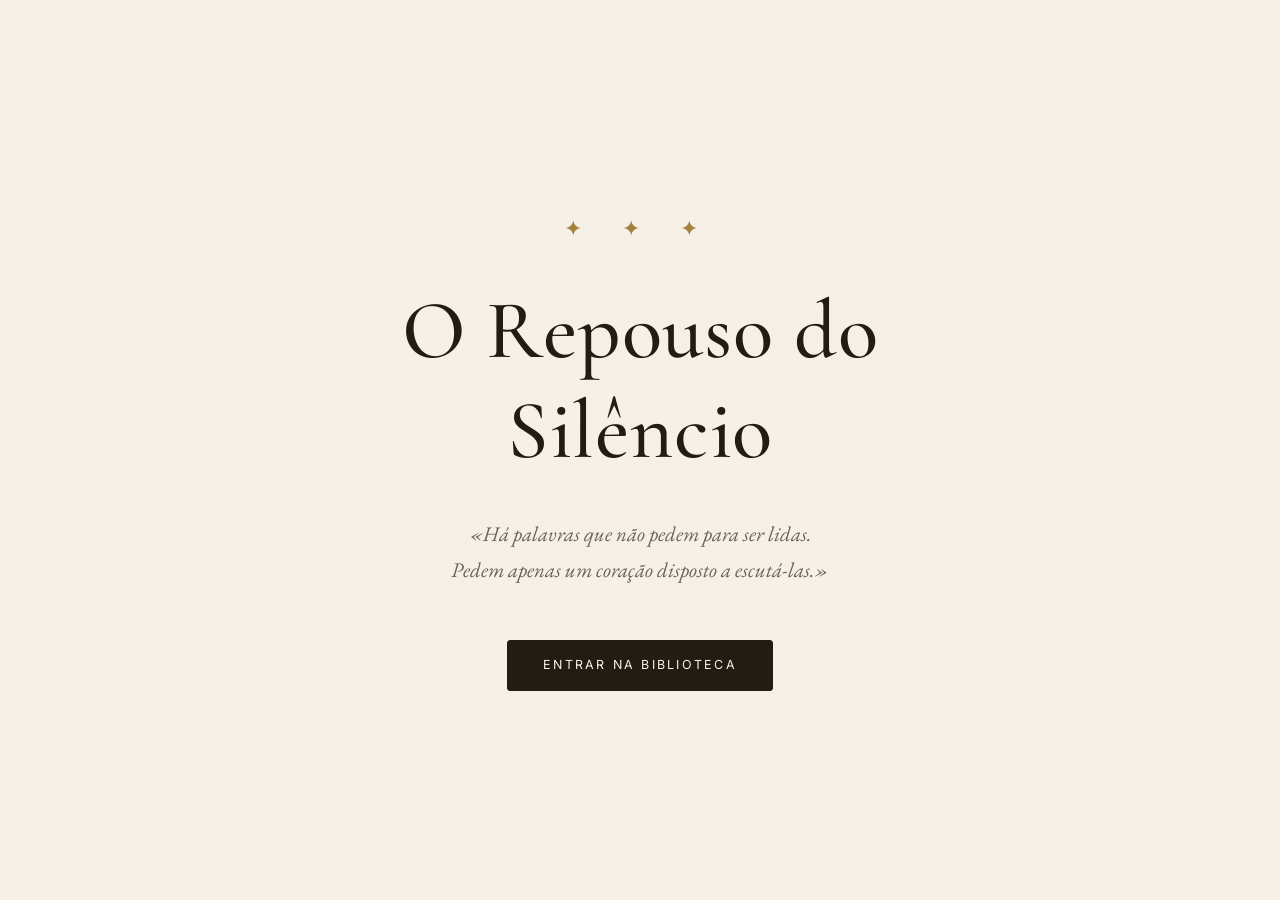
<file: index.html>
<!DOCTYPE html>
<html lang="pt">
<head>
  <meta charset="UTF-8">
  <meta name="viewport" content="width=device-width, initial-scale=1.0">
  <title>O Repouso do Silêncio — Poemas para desacelerar</title>
  <meta name="description" content="Um refúgio de poesia. Poemas sobre amor, esperança, fé, saudade e silêncio, para ler devagar.">

  <!-- Tipografia -->
  <link rel="preconnect" href="https://fonts.googleapis.com">
  <link rel="preconnect" href="https://fonts.gstatic.com" crossorigin>
  <link href="https://fonts.googleapis.com/css2?family=Cormorant+Garamond:ital,wght@0,400;0,500;0,600;1,400;1,500&family=EB+Garamond:ital@0;1&family=Inter:wght@400;500&display=swap" rel="stylesheet">

  <link rel="stylesheet" href="css/style.css">

  <!-- Aplica o tema (claro/escuro) antes de a página desenhar, para não piscar -->
  <script>
    (function () {
      var tema = localStorage.getItem("tema") ||
        (window.matchMedia("(prefers-color-scheme: dark)").matches ? "escuro" : "claro");
      document.documentElement.setAttribute("data-theme", tema);
    })();
  </script>
</head>
<body>

  <!-- ================= CAPA ================= -->
  <main class="capa">
    <p class="capa-ornamento" aria-hidden="true">✦ ✦ ✦</p>

    <h1 class="capa-titulo">O Repouso do Silêncio</h1>

    <p class="capa-frase">
      «Há palavras que não pedem para ser lidas.<br>
      Pedem apenas um coração disposto a escutá-las.»
    </p>

    <!-- O botão desvanece a página antes de abrir a biblioteca (js/script.js) -->
    <a href="biblioteca.html" id="botaoEntrar" class="botao capa-botao">Entrar na Biblioteca</a>
  </main>

  <script src="js/script.js"></script>
</body>
</html>
</file>
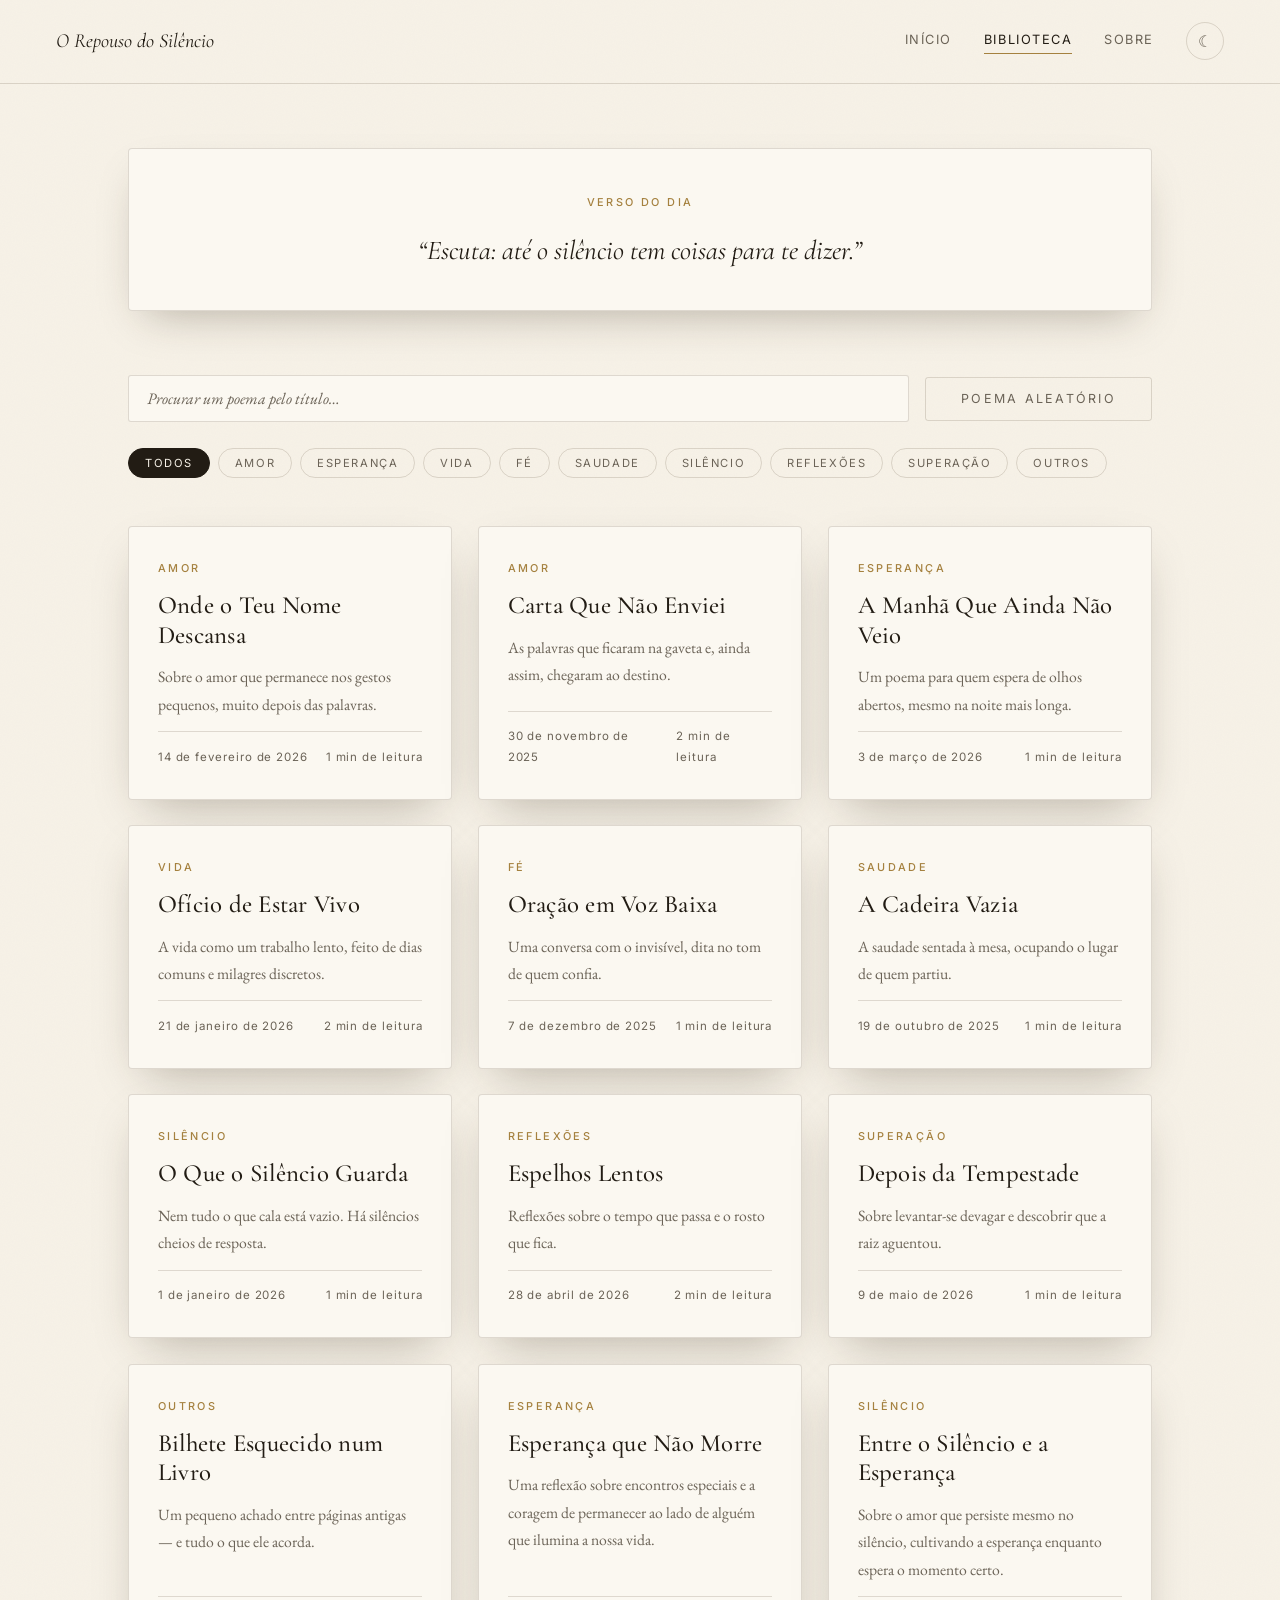
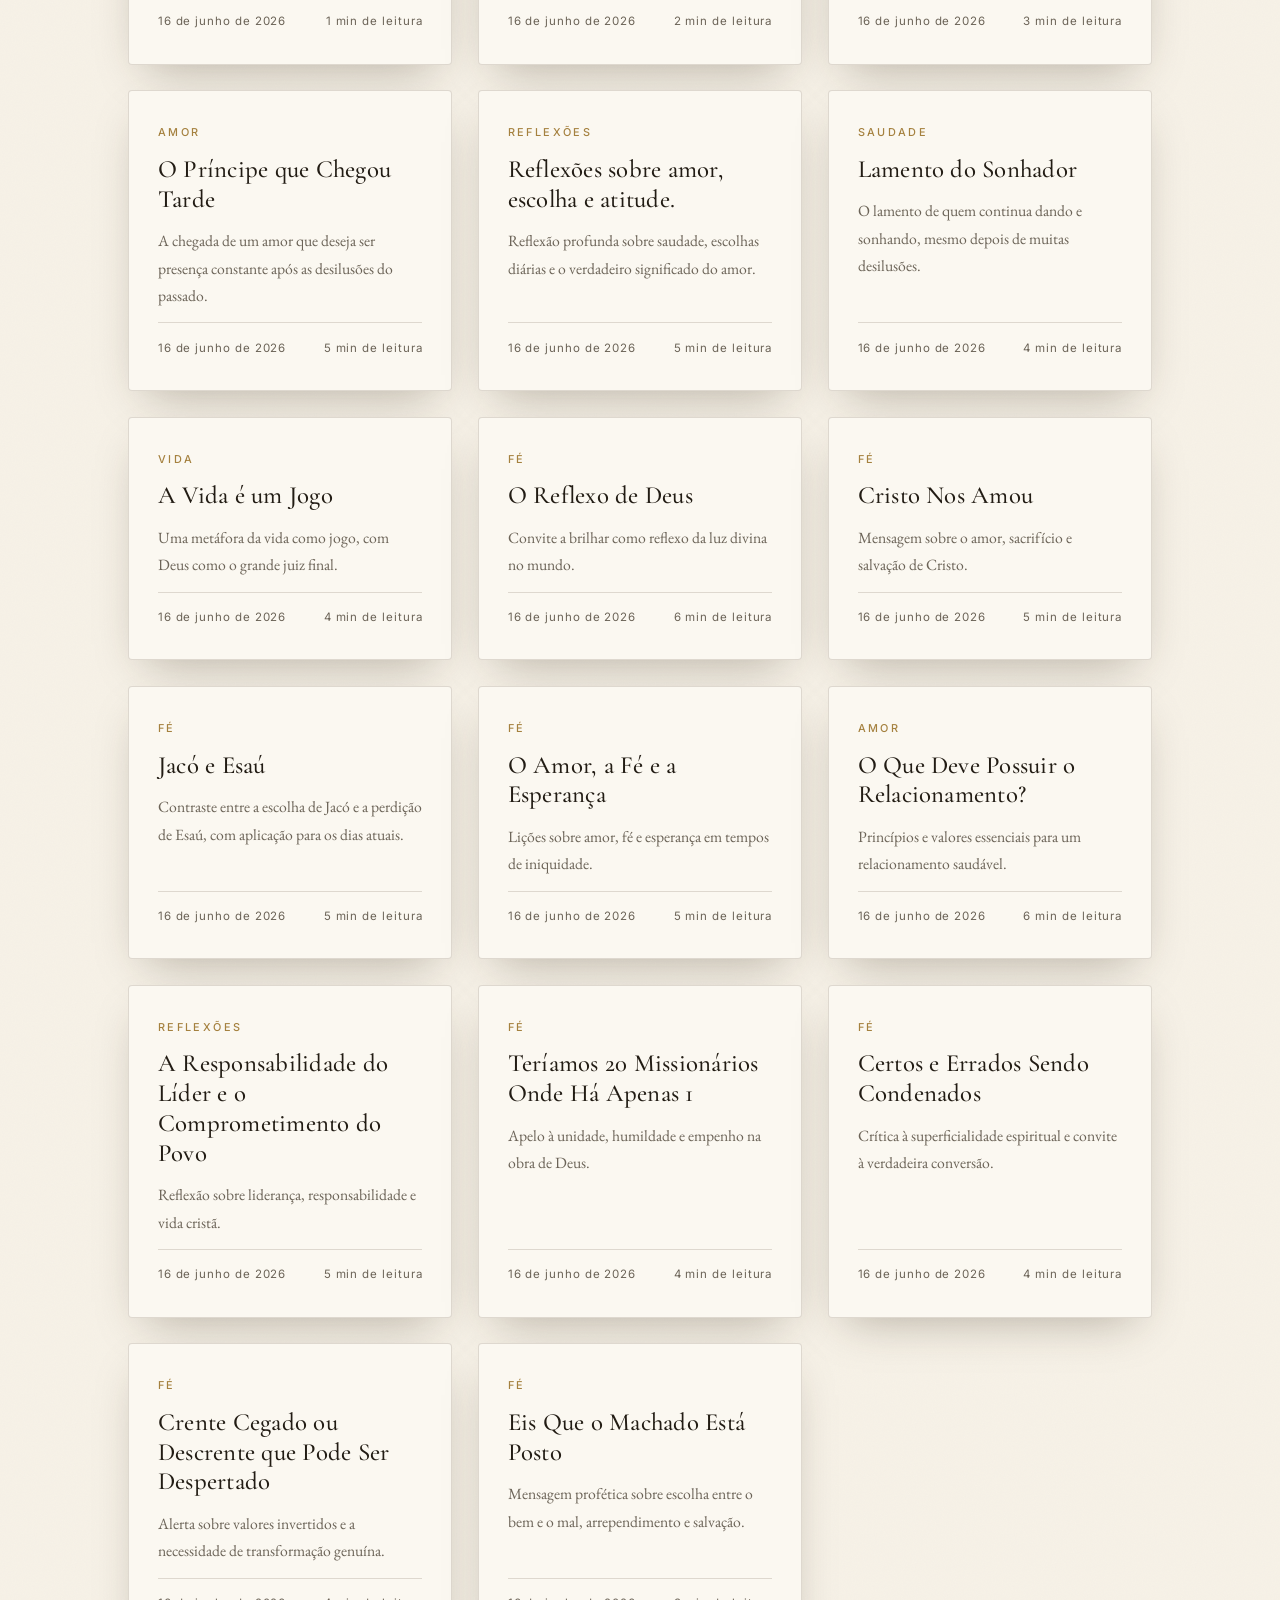
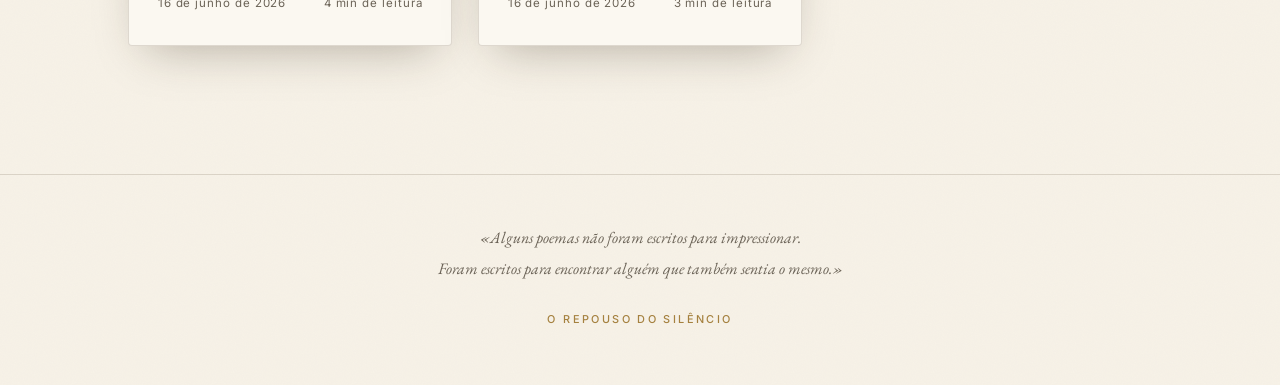
<file: biblioteca.html>
<!DOCTYPE html>
<html lang="pt">
<head>
  <meta charset="UTF-8">
  <meta name="viewport" content="width=device-width, initial-scale=1.0">
  <title>Biblioteca — O Repouso do Silêncio</title>
  <meta name="description" content="A biblioteca de poemas de O Repouso do Silêncio: pesquise, filtre por categoria ou deixe o acaso escolher.">

  <!-- Tipografia -->
  <link rel="preconnect" href="https://fonts.googleapis.com">
  <link rel="preconnect" href="https://fonts.gstatic.com" crossorigin>
  <link href="https://fonts.googleapis.com/css2?family=Cormorant+Garamond:ital,wght@0,400;0,500;0,600;1,400;1,500&family=EB+Garamond:ital@0;1&family=Inter:wght@400;500&display=swap" rel="stylesheet">

  <link rel="stylesheet" href="css/style.css">

  <!-- Aplica o tema antes de a página desenhar, para não piscar -->
  <script>
    (function () {
      var tema = localStorage.getItem("tema") ||
        (window.matchMedia("(prefers-color-scheme: dark)").matches ? "escuro" : "claro");
      document.documentElement.setAttribute("data-theme", tema);
    })();
  </script>
</head>
<body>

  <!-- ================= CABEÇALHO ================= -->
  <header class="cabecalho">
    <a class="cabecalho-marca" href="index.html">O Repouso do Silêncio</a>
    <nav class="cabecalho-nav" aria-label="Navegação principal">
      <a href="index.html">Início</a>
      <a href="biblioteca.html" aria-current="page">Biblioteca</a>
      <a href="sobre.html">Sobre</a>
      <button id="botaoTema" class="botao-tema" type="button" aria-label="Alternar tema">☾</button>
    </nav>
  </header>

  <main class="conteudo">

    <!-- ================= VERSO DO DIA ================= -->
    <section class="verso-do-dia" aria-label="Verso do dia">
      <span class="rotulo">Verso do dia</span>
      <blockquote id="versoDoDia"></blockquote>
    </section>

    <!-- ================= FERRAMENTAS ================= -->
    <div class="ferramentas">
      <!-- Pesquisa instantânea por título e descrição -->
      <input
        type="search"
        id="campoPesquisa"
        class="campo-pesquisa"
        placeholder="Procurar um poema pelo título…"
        aria-label="Pesquisar poemas">
      <!-- Um poema escolhido ao acaso -->
      <button id="poemaAleatorio" class="botao botao-secundario" type="button">Poema aleatório</button>
    </div>

    <!-- Filtros por categoria (preenchidos por js/biblioteca.js) -->
    <div class="categorias" id="categorias" aria-label="Filtrar por categoria"></div>

    <!-- ================= GRELHA DE POEMAS ================= -->
    <section class="grelha" id="grelha" aria-label="Poemas"></section>

  </main>

  <!-- ================= MODAL DO POEMA (Opção A) ================= -->
  <div id="modalPoema" class="modal-poema" style="display: none;">
    <div class="modal-overlay" onclick="fecharModal()"></div>
    <div class="modal-conteudo">
      <!-- Barra de progresso -->
      <div class="barra-progresso" id="barraProgressoModal" aria-hidden="true"></div>

      <button onclick="fecharModal()" class="modal-fechar" aria-label="Fechar poema">✕</button>

      <div id="conteudoPoema" class="folha"></div>

      <!-- Navegação -->
      <nav class="poema-navegacao" style="max-width: 720px; margin: 2rem auto 0;">
        <button onclick="fecharModal()" class="botao botao-secundario">← Voltar à Biblioteca</button>
        <div class="grupo">
          <button id="modalAnterior" onclick="navegarPoema(-1)" class="botao botao-secundario">Anterior</button>
          <button id="modalProximo" onclick="navegarPoema(1)" class="botao">Próximo</button>
        </div>
      </nav>
    </div>
  </div>

  <!-- ================= RODAPÉ ================= -->
  <footer class="rodape">
    <p>«Alguns poemas não foram escritos para impressionar.<br>
    Foram escritos para encontrar alguém que também sentia o mesmo.»</p>
    <span class="rotulo">O Repouso do Silêncio</span>
  </footer>

  <!-- Botão voltar ao topo -->
  <button id="voltarTopo" class="voltar-topo" type="button" aria-label="Voltar ao topo">↑</button>

  <script src="js/poemas.js"></script>
  <script src="js/script.js"></script>
  <script src="js/biblioteca.js"></script>
</body>
</html>
</file>
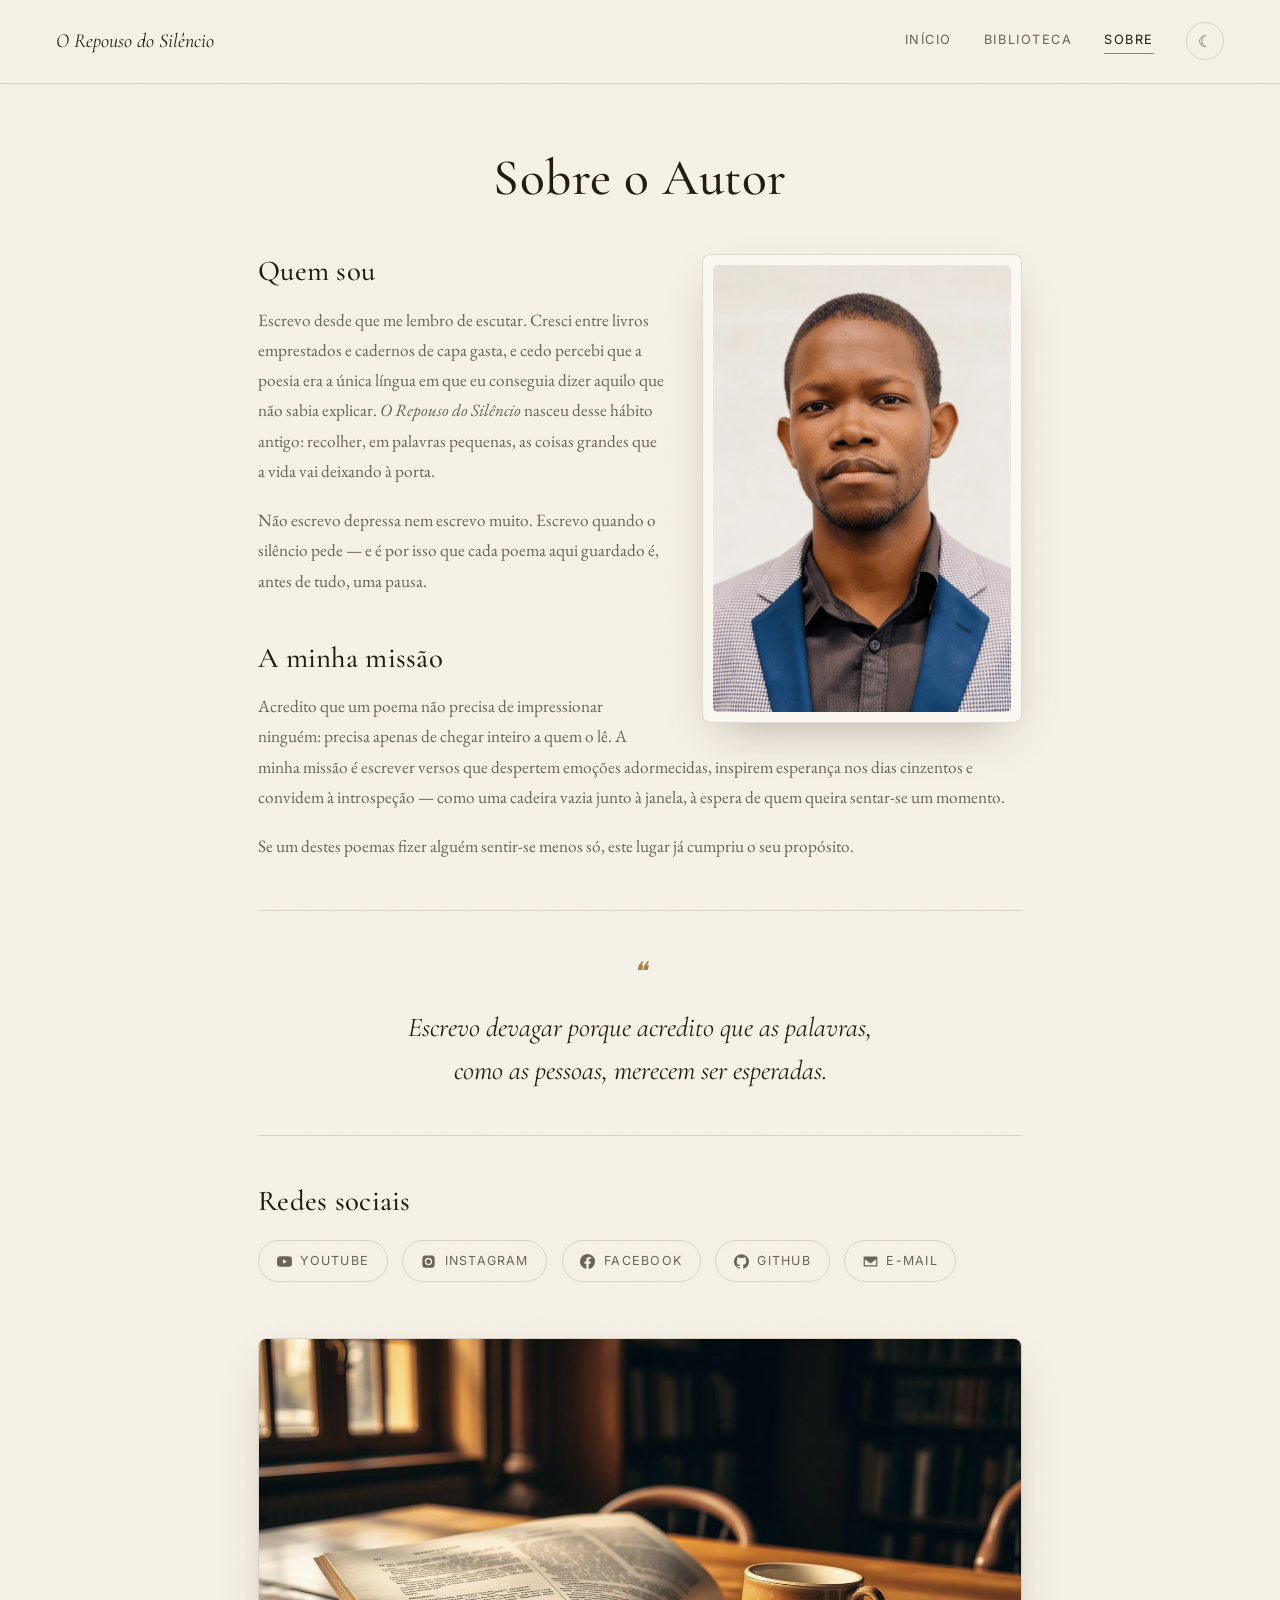
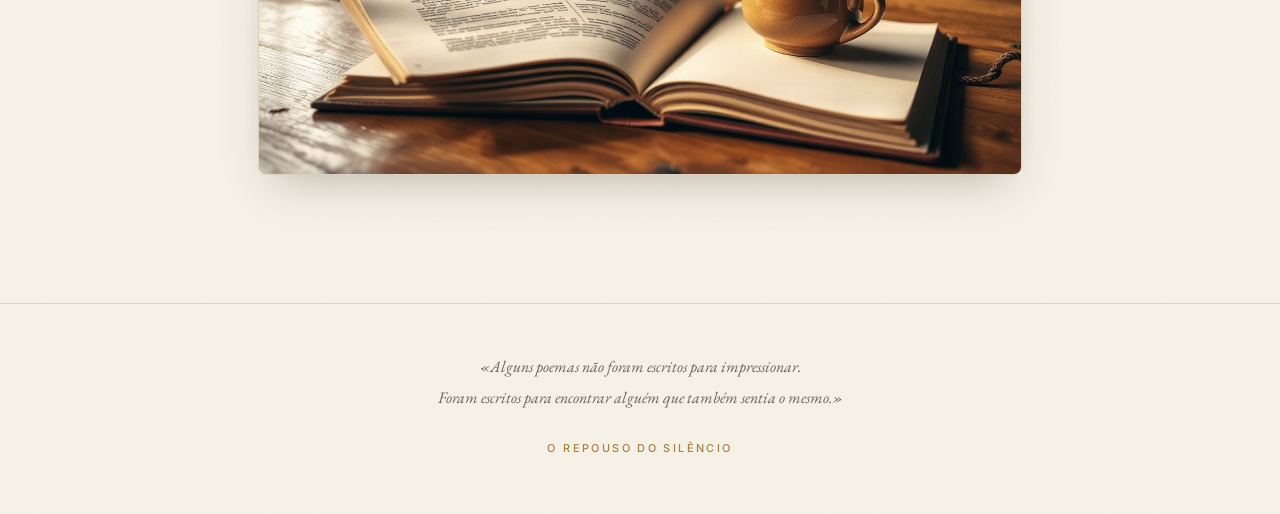
<file: sobre.html>
<!DOCTYPE html>
<html lang="pt">
<head>
  <meta charset="UTF-8">
  <meta name="viewport" content="width=device-width, initial-scale=1.0">
  <title>Sobre o Autor — O Repouso do Silêncio</title>
  <meta name="description" content="A história, a missão e as palavras do autor de O Repouso do Silêncio.">

  <!-- Tipografia -->
  <link rel="preconnect" href="https://fonts.googleapis.com">
  <link rel="preconnect" href="https://fonts.gstatic.com" crossorigin>
  <link href="https://fonts.googleapis.com/css2?family=Cormorant+Garamond:ital,wght@0,400;0,500;0,600;1,400;1,500&family=EB+Garamond:ital@0;1&family=Inter:wght@400;500&display=swap" rel="stylesheet">

  <link rel="stylesheet" href="css/style.css">

  <!-- Aplica o tema antes de a página desenhar, para não piscar -->
  <script>
    (function () {
      var tema = localStorage.getItem("tema") ||
        (window.matchMedia("(prefers-color-scheme: dark)").matches ? "escuro" : "claro");
      document.documentElement.setAttribute("data-theme", tema);
    })();
  </script>
</head>
<body>

  <!-- ================= CABEÇALHO ================= -->
  <header class="cabecalho">
    <a class="cabecalho-marca" href="index.html">O Repouso do Silêncio</a>
    <nav class="cabecalho-nav" aria-label="Navegação principal">
      <a href="index.html">Início</a>
      <a href="biblioteca.html">Biblioteca</a>
      <a href="sobre.html" aria-current="page">Sobre</a>
      <button id="botaoTema" class="botao-tema" type="button" aria-label="Alternar tema">☾</button>
    </nav>
  </header>

  <main class="sobre">
    <h1>Sobre o Autor</h1>

    <!-- ================= FOTOGRAFIA DO AUTOR =================
         Para substituir a fotografia, basta trocar o ficheiro
         /images/autor.jpg por outro com o mesmo nome. -->
    <figure class="moldura-autor">
      <img src="images/autor.jpg" alt="Fotografia do autor" width="900">
    </figure>

    <!-- ================= QUEM SOU ================= -->
    <h2>Quem sou</h2>
    <p>
      Escrevo desde que me lembro de escutar. Cresci entre livros emprestados e
      cadernos de capa gasta, e cedo percebi que a poesia era a única língua em
      que eu conseguia dizer aquilo que não sabia explicar. <em>O Repouso do
      Silêncio</em> nasceu desse hábito antigo: recolher, em palavras pequenas,
      as coisas grandes que a vida vai deixando à porta.
    </p>
    <p>
      Não escrevo depressa nem escrevo muito. Escrevo quando o silêncio pede —
      e é por isso que cada poema aqui guardado é, antes de tudo, uma pausa.
    </p>

    <!-- ================= A MINHA MISSÃO ================= -->
    <h2>A minha missão</h2>
    <p>
      Acredito que um poema não precisa de impressionar ninguém: precisa apenas
      de chegar inteiro a quem o lê. A minha missão é escrever versos que
      despertem emoções adormecidas, inspirem esperança nos dias cinzentos e
      convidem à introspeção — como uma cadeira vazia junto à janela, à espera
      de quem queira sentar-se um momento.
    </p>
    <p>
      Se um destes poemas fizer alguém sentir-se menos só, este lugar já
      cumpriu o seu propósito.
    </p>

    <!-- ================= UMA FRASE QUE ME DEFINE ================= -->
    <blockquote class="citacao">
      Escrevo devagar porque acredito que as palavras,<br>
      como as pessoas, merecem ser esperadas.
    </blockquote>

    <!-- ================= REDES SOCIAIS =================
         EDITAR AQUI: substituir os href="#" pelos endereços reais. -->
    <h2>Redes sociais</h2>
    <div class="redes">
      <!-- YouTube — EDITAR AQUI -->
      <a class="rede" href="https://www.youtube.com/@versosdivinos7" target="_blank" rel="noopener">
        <svg viewBox="0 0 24 24" aria-hidden="true"><path d="M23.5 6.2a3 3 0 0 0-2.1-2.1C19.5 3.5 12 3.5 12 3.5s-7.5 0-9.4.6A3 3 0 0 0 .5 6.2 31.3 31.3 0 0 0 0 12a31.3 31.3 0 0 0 .5 5.8 3 3 0 0 0 2.1 2.1c1.9.6 9.4.6 9.4.6s7.5 0 9.4-.6a3 3 0 0 0 2.1-2.1A31.3 31.3 0 0 0 24 12a31.3 31.3 0 0 0-.5-5.8zM9.6 15.6V8.4L15.8 12z"/></svg>
        YouTube
      </a>
      <!-- Instagram — EDITAR AQUI -->
      <a class="rede" href="https://www.instagram.com/peterevaristopro/" target="_blank" rel="noopener">
        <svg viewBox="0 0 24 24" aria-hidden="true"><path d="M12 2.2c3.2 0 3.6 0 4.9.1 1.2.1 1.8.2 2.2.4.6.2 1 .5 1.4.9.4.4.7.8.9 1.4.2.4.4 1 .4 2.2.1 1.3.1 1.7.1 4.9s0 3.6-.1 4.9c-.1 1.2-.2 1.8-.4 2.2a3.8 3.8 0 0 1-.9 1.4 3.8 3.8 0 0 1-1.4.9c-.4.2-1 .4-2.2.4-1.3.1-1.7.1-4.9.1s-3.6 0-4.9-.1c-1.2-.1-1.8-.2-2.2-.4a3.8 3.8 0 0 1-1.4-.9 3.8 3.8 0 0 1-.9-1.4c-.2-.4-.4-1-.4-2.2C2.2 15.6 2.2 15.2 2.2 12s0-3.6.1-4.9c.1-1.2.2-1.8.4-2.2.2-.6.5-1 .9-1.4.4-.4.8-.7 1.4-.9.4-.2 1-.4 2.2-.4C8.4 2.2 8.8 2.2 12 2.2zm0 3.9a5.9 5.9 0 1 0 0 11.8 5.9 5.9 0 0 0 0-11.8zm0 9.7a3.8 3.8 0 1 1 0-7.6 3.8 3.8 0 0 1 0 7.6zm7.5-9.9a1.4 1.4 0 1 1-2.8 0 1.4 1.4 0 0 1 2.8 0z"/></svg>
        Instagram
      </a>
      <!-- Facebook — EDITAR AQUI -->
      <a class="rede" href="https://www.facebook.com/pedroernesto.ernesto.54" target="_blank" rel="noopener">
        <svg viewBox="0 0 24 24" aria-hidden="true"><path d="M24 12a12 12 0 1 0-13.9 11.9v-8.4h-3V12h3V9.4c0-3 1.8-4.7 4.6-4.7 1.3 0 2.7.2 2.7.2v3h-1.5c-1.5 0-2 .9-2 1.9V12h3.3l-.5 3.5h-2.8v8.4A12 12 0 0 0 24 12z"/></svg>
        Facebook
      </a>
      <!-- GitHub — EDITAR AQUI -->
      <a class="rede" href="https://github.com/pdfevaristo/" target="_blank" rel="noopener">
        <svg viewBox="0 0 24 24" aria-hidden="true"><path d="M12 .3a12 12 0 0 0-3.8 23.4c.6.1.8-.3.8-.6v-2c-3.3.7-4-1.6-4-1.6-.6-1.4-1.4-1.8-1.4-1.8-1.1-.7.1-.7.1-.7 1.2.1 1.8 1.2 1.8 1.2 1.1 1.8 2.8 1.3 3.5 1 .1-.8.4-1.3.8-1.6-2.7-.3-5.5-1.3-5.5-5.9 0-1.3.5-2.4 1.2-3.2-.1-.3-.5-1.5.1-3.2 0 0 1-.3 3.3 1.2a11.5 11.5 0 0 1 6 0C17.3 5 18.3 5.3 18.3 5.3c.7 1.7.3 2.9.1 3.2.8.8 1.2 1.9 1.2 3.2 0 4.6-2.8 5.6-5.5 5.9.4.4.8 1.1.8 2.2v3.3c0 .3.2.7.8.6A12 12 0 0 0 12 .3z"/></svg>
        GitHub
      </a>
      <!-- E-mail — EDITAR AQUI (substituir por mailto:oteuemail@exemplo.com) -->
      <a class="rede" href="mailto:pedrosiloe7@gmail.com">
        <svg viewBox="0 0 24 24" aria-hidden="true"><path d="M2 4h20a1 1 0 0 1 1 1v14a1 1 0 0 1-1 1H2a1 1 0 0 1-1-1V5a1 1 0 0 1 1-1zm10 8.7L3.4 6h17.2L12 12.7zM3 8.2V18h18V8.2l-8.4 6.5a1 1 0 0 1-1.2 0L3 8.2z"/></svg>
        E-mail
      </a>
    </div>

    <!-- ================= FOTOGRAFIA ATMOSFÉRICA =================
         Para substituir, trocar o ficheiro /images/biblioteca.jpg. -->
    <figure class="sobre-atmosfera">
      <img src="images/biblioteca.jpg" alt="Livro aberto e chávena de café sobre uma mesa de madeira numa biblioteca antiga" loading="lazy" width="1400">
    </figure>
  </main>

  <!-- ================= RODAPÉ ================= -->
  <footer class="rodape">
    <p>«Alguns poemas não foram escritos para impressionar.<br>
    Foram escritos para encontrar alguém que também sentia o mesmo.»</p>
    <span class="rotulo">O Repouso do Silêncio</span>
  </footer>

  <!-- Botão voltar ao topo -->
  <button id="voltarTopo" class="voltar-topo" type="button" aria-label="Voltar ao topo">↑</button>

  <script src="js/script.js"></script>
</body>
</html>
</file>
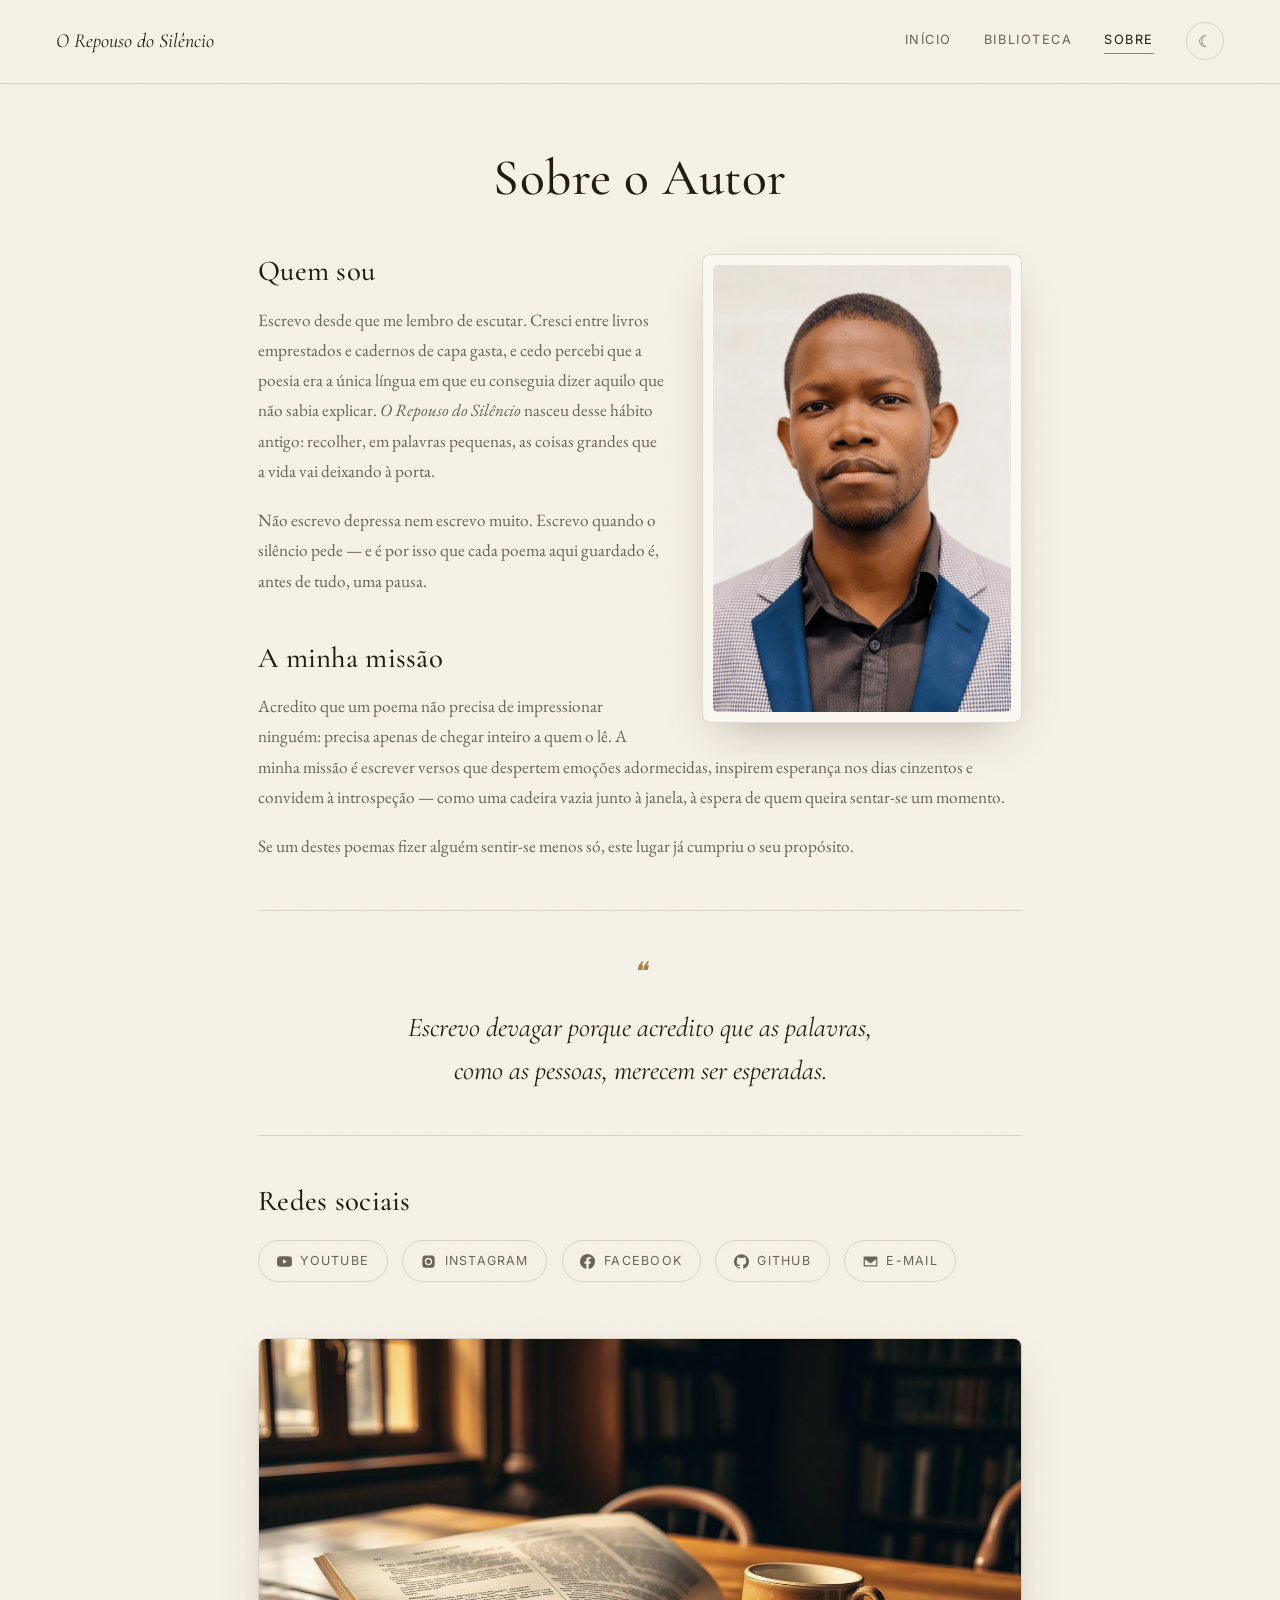
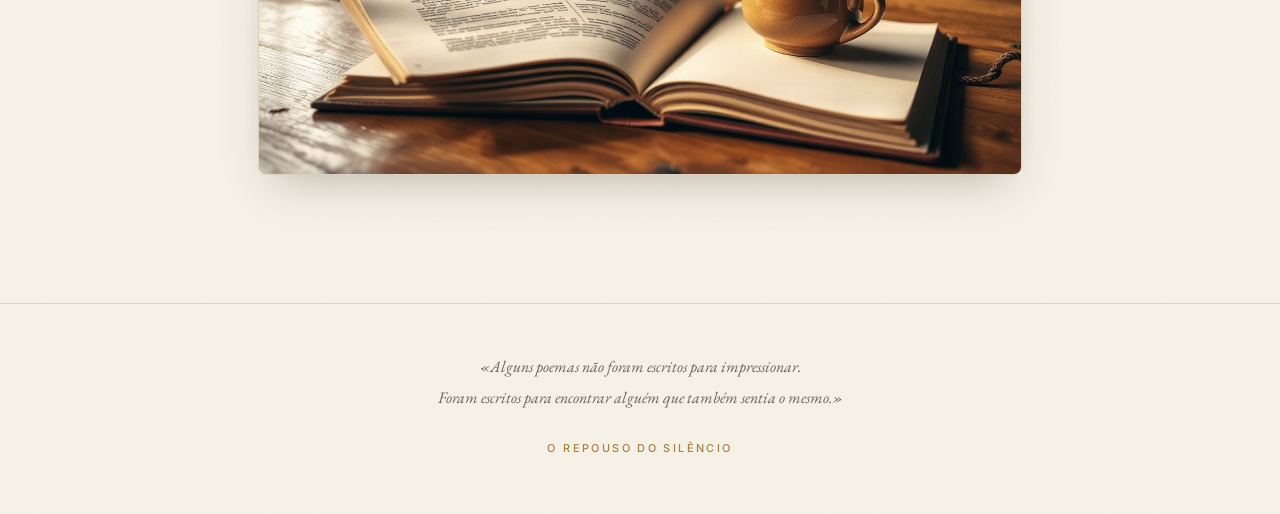
<file: o-repouso-do-silencio/sobre.html>
<!DOCTYPE html>
<html lang="pt">
<head>
  <meta charset="UTF-8">
  <meta name="viewport" content="width=device-width, initial-scale=1.0">
  <title>Sobre o Autor — O Repouso do Silêncio</title>
  <meta name="description" content="A história, a missão e as palavras do autor de O Repouso do Silêncio.">

  <!-- Tipografia -->
  <link rel="preconnect" href="https://fonts.googleapis.com">
  <link rel="preconnect" href="https://fonts.gstatic.com" crossorigin>
  <link href="https://fonts.googleapis.com/css2?family=Cormorant+Garamond:ital,wght@0,400;0,500;0,600;1,400;1,500&family=EB+Garamond:ital@0;1&family=Inter:wght@400;500&display=swap" rel="stylesheet">

  <link rel="stylesheet" href="css/style.css">

  <!-- Aplica o tema antes de a página desenhar, para não piscar -->
  <script>
    (function () {
      var tema = localStorage.getItem("tema") ||
        (window.matchMedia("(prefers-color-scheme: dark)").matches ? "escuro" : "claro");
      document.documentElement.setAttribute("data-theme", tema);
    })();
  </script>
</head>
<body>

  <!-- ================= CABEÇALHO ================= -->
  <header class="cabecalho">
    <a class="cabecalho-marca" href="index.html">O Repouso do Silêncio</a>
    <nav class="cabecalho-nav" aria-label="Navegação principal">
      <a href="index.html">Início</a>
      <a href="biblioteca.html">Biblioteca</a>
      <a href="sobre.html" aria-current="page">Sobre</a>
      <button id="botaoTema" class="botao-tema" type="button" aria-label="Alternar tema">☾</button>
    </nav>
  </header>

  <main class="sobre">
    <h1>Sobre o Autor</h1>

    <!-- ================= FOTOGRAFIA DO AUTOR =================
         Para substituir a fotografia, basta trocar o ficheiro
         /images/autor.jpg por outro com o mesmo nome. -->
    <figure class="moldura-autor">
      <img src="images/autor.jpg" alt="Fotografia do autor" width="900">
    </figure>

    <!-- ================= QUEM SOU ================= -->
    <h2>Quem sou</h2>
    <p>
      Escrevo desde que me lembro de escutar. Cresci entre livros emprestados e
      cadernos de capa gasta, e cedo percebi que a poesia era a única língua em
      que eu conseguia dizer aquilo que não sabia explicar. <em>O Repouso do
      Silêncio</em> nasceu desse hábito antigo: recolher, em palavras pequenas,
      as coisas grandes que a vida vai deixando à porta.
    </p>
    <p>
      Não escrevo depressa nem escrevo muito. Escrevo quando o silêncio pede —
      e é por isso que cada poema aqui guardado é, antes de tudo, uma pausa.
    </p>

    <!-- ================= A MINHA MISSÃO ================= -->
    <h2>A minha missão</h2>
    <p>
      Acredito que um poema não precisa de impressionar ninguém: precisa apenas
      de chegar inteiro a quem o lê. A minha missão é escrever versos que
      despertem emoções adormecidas, inspirem esperança nos dias cinzentos e
      convidem à introspeção — como uma cadeira vazia junto à janela, à espera
      de quem queira sentar-se um momento.
    </p>
    <p>
      Se um destes poemas fizer alguém sentir-se menos só, este lugar já
      cumpriu o seu propósito.
    </p>

    <!-- ================= UMA FRASE QUE ME DEFINE ================= -->
    <blockquote class="citacao">
      Escrevo devagar porque acredito que as palavras,<br>
      como as pessoas, merecem ser esperadas.
    </blockquote>

    <!-- ================= REDES SOCIAIS =================
         EDITAR AQUI: substituir os href="#" pelos endereços reais. -->
    <h2>Redes sociais</h2>
    <div class="redes">
      <!-- YouTube — EDITAR AQUI -->
      <a class="rede" href="#" target="_blank" rel="noopener">
        <svg viewBox="0 0 24 24" aria-hidden="true"><path d="M23.5 6.2a3 3 0 0 0-2.1-2.1C19.5 3.5 12 3.5 12 3.5s-7.5 0-9.4.6A3 3 0 0 0 .5 6.2 31.3 31.3 0 0 0 0 12a31.3 31.3 0 0 0 .5 5.8 3 3 0 0 0 2.1 2.1c1.9.6 9.4.6 9.4.6s7.5 0 9.4-.6a3 3 0 0 0 2.1-2.1A31.3 31.3 0 0 0 24 12a31.3 31.3 0 0 0-.5-5.8zM9.6 15.6V8.4L15.8 12z"/></svg>
        YouTube
      </a>
      <!-- Instagram — EDITAR AQUI -->
      <a class="rede" href="#" target="_blank" rel="noopener">
        <svg viewBox="0 0 24 24" aria-hidden="true"><path d="M12 2.2c3.2 0 3.6 0 4.9.1 1.2.1 1.8.2 2.2.4.6.2 1 .5 1.4.9.4.4.7.8.9 1.4.2.4.4 1 .4 2.2.1 1.3.1 1.7.1 4.9s0 3.6-.1 4.9c-.1 1.2-.2 1.8-.4 2.2a3.8 3.8 0 0 1-.9 1.4 3.8 3.8 0 0 1-1.4.9c-.4.2-1 .4-2.2.4-1.3.1-1.7.1-4.9.1s-3.6 0-4.9-.1c-1.2-.1-1.8-.2-2.2-.4a3.8 3.8 0 0 1-1.4-.9 3.8 3.8 0 0 1-.9-1.4c-.2-.4-.4-1-.4-2.2C2.2 15.6 2.2 15.2 2.2 12s0-3.6.1-4.9c.1-1.2.2-1.8.4-2.2.2-.6.5-1 .9-1.4.4-.4.8-.7 1.4-.9.4-.2 1-.4 2.2-.4C8.4 2.2 8.8 2.2 12 2.2zm0 3.9a5.9 5.9 0 1 0 0 11.8 5.9 5.9 0 0 0 0-11.8zm0 9.7a3.8 3.8 0 1 1 0-7.6 3.8 3.8 0 0 1 0 7.6zm7.5-9.9a1.4 1.4 0 1 1-2.8 0 1.4 1.4 0 0 1 2.8 0z"/></svg>
        Instagram
      </a>
      <!-- Facebook — EDITAR AQUI -->
      <a class="rede" href="#" target="_blank" rel="noopener">
        <svg viewBox="0 0 24 24" aria-hidden="true"><path d="M24 12a12 12 0 1 0-13.9 11.9v-8.4h-3V12h3V9.4c0-3 1.8-4.7 4.6-4.7 1.3 0 2.7.2 2.7.2v3h-1.5c-1.5 0-2 .9-2 1.9V12h3.3l-.5 3.5h-2.8v8.4A12 12 0 0 0 24 12z"/></svg>
        Facebook
      </a>
      <!-- GitHub — EDITAR AQUI -->
      <a class="rede" href="#" target="_blank" rel="noopener">
        <svg viewBox="0 0 24 24" aria-hidden="true"><path d="M12 .3a12 12 0 0 0-3.8 23.4c.6.1.8-.3.8-.6v-2c-3.3.7-4-1.6-4-1.6-.6-1.4-1.4-1.8-1.4-1.8-1.1-.7.1-.7.1-.7 1.2.1 1.8 1.2 1.8 1.2 1.1 1.8 2.8 1.3 3.5 1 .1-.8.4-1.3.8-1.6-2.7-.3-5.5-1.3-5.5-5.9 0-1.3.5-2.4 1.2-3.2-.1-.3-.5-1.5.1-3.2 0 0 1-.3 3.3 1.2a11.5 11.5 0 0 1 6 0C17.3 5 18.3 5.3 18.3 5.3c.7 1.7.3 2.9.1 3.2.8.8 1.2 1.9 1.2 3.2 0 4.6-2.8 5.6-5.5 5.9.4.4.8 1.1.8 2.2v3.3c0 .3.2.7.8.6A12 12 0 0 0 12 .3z"/></svg>
        GitHub
      </a>
      <!-- E-mail — EDITAR AQUI (substituir por mailto:oteuemail@exemplo.com) -->
      <a class="rede" href="mailto:autor@exemplo.com">
        <svg viewBox="0 0 24 24" aria-hidden="true"><path d="M2 4h20a1 1 0 0 1 1 1v14a1 1 0 0 1-1 1H2a1 1 0 0 1-1-1V5a1 1 0 0 1 1-1zm10 8.7L3.4 6h17.2L12 12.7zM3 8.2V18h18V8.2l-8.4 6.5a1 1 0 0 1-1.2 0L3 8.2z"/></svg>
        E-mail
      </a>
    </div>

    <!-- ================= FOTOGRAFIA ATMOSFÉRICA =================
         Para substituir, trocar o ficheiro /images/biblioteca.jpg. -->
    <figure class="sobre-atmosfera">
      <img src="images/biblioteca.jpg" alt="Livro aberto e chávena de café sobre uma mesa de madeira numa biblioteca antiga" loading="lazy" width="1400">
    </figure>
  </main>

  <!-- ================= RODAPÉ ================= -->
  <footer class="rodape">
    <p>«Alguns poemas não foram escritos para impressionar.<br>
    Foram escritos para encontrar alguém que também sentia o mesmo.»</p>
    <span class="rotulo">O Repouso do Silêncio</span>
  </footer>

  <!-- Botão voltar ao topo -->
  <button id="voltarTopo" class="voltar-topo" type="button" aria-label="Voltar ao topo">↑</button>

  <script src="js/script.js"></script>
</body>
</html>
</file>
<file: css/style.css>
/* ==========================================================================
   O REPOUSO DO SILÊNCIO — Folha de estilos principal
   --------------------------------------------------------------------------
   Índice:
   1.  Tokens (variáveis de cor, espaçamento, tipografia)
   2.  Base e reset suave
   3.  Tipografia
   4.  Cabeçalho e navegação
   5.  Capa (index.html)
   6.  Biblioteca (biblioteca.html)
   7.  Página do poema (poemas/*.html)
   8.  Página Sobre (sobre.html)
   9.  Rodapé
   10. Utilitários (botões, voltar ao topo, animações)
   11. Responsividade
   ========================================================================== */

/* ==========================================================================
   1. TOKENS — modo claro (predefinição)
   ========================================================================== */
:root {
  /* Cores — papel, tinta, madeira e dourado discreto */
  --papel: #f7f2e8;            /* marfim: fundo principal */
  --papel-suave: #efe7d6;      /* bege claro: superfícies */
  --papel-cartao: #fbf8f1;     /* cartões */
  --tinta: #221c14;            /* preto quente: texto principal */
  --tinta-suave: #6b6357;      /* cinza quente: texto secundário */
  --dourado: #a5813f;          /* dourado discreto */
  --dourado-claro: #c8a15b;
  --linha: rgba(90, 74, 50, 0.18);      /* separadores */
  --sombra: 0 18px 45px -18px rgba(50, 38, 20, 0.35);

  /* Tipografia */
  --serif-titulo: "Cormorant Garamond", Georgia, serif;
  --serif-texto: "EB Garamond", Georgia, serif;
  --sans-ui: "Inter", system-ui, sans-serif;

  /* Movimento — sempre lento e elegante */
  --transicao: 0.6s cubic-bezier(0.33, 1, 0.68, 1);
  --transicao-lenta: 1s cubic-bezier(0.33, 1, 0.68, 1);
}

/* Tokens — modo escuro (biblioteca à luz de vela) */
[data-theme="escuro"] {
  --papel: #16130f;
  --papel-suave: #1e1a14;
  --papel-cartao: #201b15;
  --tinta: #ece4d4;
  --tinta-suave: #9b917f;
  --dourado: #c8a15b;
  --dourado-claro: #dcb877;
  --linha: rgba(220, 200, 160, 0.14);
  --sombra: 0 18px 45px -18px rgba(0, 0, 0, 0.75);
}

/* ==========================================================================
   2. BASE E RESET SUAVE
   ========================================================================== */
*,
*::before,
*::after {
  box-sizing: border-box;
  margin: 0;
  padding: 0;
}

html {
  scroll-behavior: smooth; /* scroll extremamente suave */
}

body {
  font-family: var(--serif-texto);
  background-color: var(--papel);
  color: var(--tinta);
  line-height: 1.75;
  min-height: 100vh;
  transition: background-color var(--transicao), color var(--transicao);
  /* Textura subtil de papel envelhecido (SVG embutido, sem ficheiros externos) */
  background-image: url("data:image/svg+xml,%3Csvg xmlns='http://www.w3.org/2000/svg' width='140' height='140'%3E%3Cfilter id='g'%3E%3CfeTurbulence type='fractalNoise' baseFrequency='0.9' numOctaves='2'/%3E%3CfeColorMatrix values='0 0 0 0 0.45 0 0 0 0 0.38 0 0 0 0 0.26 0 0 0 0.035 0'/%3E%3C/filter%3E%3Crect width='140' height='140' filter='url(%23g)'/%3E%3C/svg%3E");
}

img {
  max-width: 100%;
  display: block;
}

a {
  color: inherit;
  text-decoration: none;
}

/* Acessibilidade: reduzir movimento quando o utilizador o pede */
@media (prefers-reduced-motion: reduce) {
  *,
  *::before,
  *::after {
    animation-duration: 0.01ms !important;
    transition-duration: 0.01ms !important;
  }
  html {
    scroll-behavior: auto;
  }
}

/* ==========================================================================
   3. TIPOGRAFIA
   ========================================================================== */
h1, h2, h3 {
  font-family: var(--serif-titulo);
  font-weight: 500;
  line-height: 1.2;
  letter-spacing: 0.01em;
}

.rotulo {
  /* Pequenas etiquetas em maiúsculas espaçadas (categorias, metadados) */
  font-family: var(--sans-ui);
  font-size: 0.68rem;
  font-weight: 500;
  letter-spacing: 0.22em;
  text-transform: uppercase;
  color: var(--dourado);
}

/* ==========================================================================
   4. CABEÇALHO E NAVEGAÇÃO
   ========================================================================== */
.cabecalho {
  display: flex;
  align-items: center;
  justify-content: space-between;
  gap: 1rem;
  padding: 1.4rem clamp(1.2rem, 5vw, 3.5rem);
  border-bottom: 1px solid var(--linha);
  animation: surgir 1s cubic-bezier(0.33, 1, 0.68, 1) both;
}

.cabecalho-marca {
  font-family: var(--serif-titulo);
  font-size: 1.25rem;
  font-style: italic;
  color: var(--tinta);
}

.cabecalho-nav {
  display: flex;
  align-items: center;
  gap: clamp(1rem, 3vw, 2rem);
  font-family: var(--sans-ui);
  font-size: 0.8rem;
  letter-spacing: 0.12em;
  text-transform: uppercase;
}

.cabecalho-nav a {
  color: var(--tinta-suave);
  padding-bottom: 2px;
  border-bottom: 1px solid transparent;
  transition: color var(--transicao), border-color var(--transicao);
}

.cabecalho-nav a:hover,
.cabecalho-nav a[aria-current="page"] {
  color: var(--tinta);
  border-color: var(--dourado);
}

/* Botão de alternância claro/escuro */
.botao-tema {
  background: none;
  border: 1px solid var(--linha);
  border-radius: 999px;
  width: 38px;
  height: 38px;
  display: grid;
  place-items: center;
  cursor: pointer;
  color: var(--tinta-suave);
  font-size: 1rem;
  transition: color var(--transicao), border-color var(--transicao), transform var(--transicao);
}

.botao-tema:hover {
  color: var(--dourado);
  border-color: var(--dourado);
  transform: rotate(20deg);
}

/* ==========================================================================
   5. CAPA (index.html)
   ========================================================================== */
.capa {
  min-height: 100vh;
  display: flex;
  flex-direction: column;
  align-items: center;
  justify-content: center;
  text-align: center;
  padding: 2rem;
  position: relative;
}

.capa-ornamento {
  color: var(--dourado);
  font-size: 1.4rem;
  letter-spacing: 0.8em;
  margin-bottom: 2rem;
  animation: surgir 1.4s var(--transicao-lenta) both;
}

.capa-titulo {
  font-size: clamp(2.6rem, 7vw, 5.2rem);
  font-weight: 500;
  max-width: 14ch;
  animation: surgir 1.4s 0.25s cubic-bezier(0.33, 1, 0.68, 1) both;
}

.capa-frase {
  margin-top: 2.2rem;
  font-style: italic;
  font-size: clamp(1.05rem, 2.2vw, 1.3rem);
  color: var(--tinta-suave);
  max-width: 42ch;
  animation: surgir 1.4s 0.55s cubic-bezier(0.33, 1, 0.68, 1) both;
}

.capa-botao {
  margin-top: 3.2rem;
  animation: surgir 1.4s 0.85s cubic-bezier(0.33, 1, 0.68, 1) both;
}

/* Saída suave da capa ao clicar em «Entrar» */
body.a-sair {
  animation: desvanecer 0.8s ease forwards;
}

/* ==========================================================================
   6. BIBLIOTECA (biblioteca.html)
   ========================================================================== */
.conteudo {
  max-width: 1120px;
  margin: 0 auto;
  padding: clamp(2rem, 6vw, 4rem) clamp(1.2rem, 5vw, 3rem);
}

/* Verso do dia — faixa contemplativa */
.verso-do-dia {
  text-align: center;
  border: 1px solid var(--linha);
  border-radius: 4px;
  padding: 2.4rem clamp(1.2rem, 5vw, 4rem);
  margin-bottom: clamp(2.5rem, 6vw, 4rem);
  background-color: var(--papel-cartao);
  box-shadow: var(--sombra);
  animation: surgir 1s 0.15s cubic-bezier(0.33, 1, 0.68, 1) both;
}

.verso-do-dia blockquote {
  font-family: var(--serif-titulo);
  font-style: italic;
  font-size: clamp(1.25rem, 3vw, 1.7rem);
  margin-top: 1rem;
  line-height: 1.5;
}

/* Ferramentas: pesquisa, filtro, aleatório */
.ferramentas {
  display: flex;
  flex-wrap: wrap;
  gap: 1rem;
  align-items: center;
  margin-bottom: 1.6rem;
}

.campo-pesquisa {
  flex: 1 1 260px;
  font-family: var(--serif-texto);
  font-size: 1rem;
  color: var(--tinta);
  background: var(--papel-cartao);
  border: 1px solid var(--linha);
  border-radius: 3px;
  padding: 0.75rem 1.1rem;
  transition: border-color var(--transicao);
}

.campo-pesquisa:focus {
  outline: none;
  border-color: var(--dourado);
}

.campo-pesquisa::placeholder {
  color: var(--tinta-suave);
  font-style: italic;
}

/* Filtros por categoria */
.categorias {
  display: flex;
  flex-wrap: wrap;
  gap: 0.5rem;
  margin-bottom: clamp(2rem, 5vw, 3rem);
}

.categoria-botao {
  font-family: var(--sans-ui);
  font-size: 0.7rem;
  letter-spacing: 0.14em;
  text-transform: uppercase;
  color: var(--tinta-suave);
  background: none;
  border: 1px solid var(--linha);
  border-radius: 999px;
  padding: 0.45rem 1rem;
  cursor: pointer;
  transition: all var(--transicao);
}

.categoria-botao:hover {
  border-color: var(--dourado);
  color: var(--tinta);
}

.categoria-botao.ativo {
  background: var(--tinta);
  border-color: var(--tinta);
  color: var(--papel);
}

/* Grelha de cartões */
.grelha {
  display: grid;
  grid-template-columns: repeat(auto-fill, minmax(300px, 1fr));
  gap: 1.6rem;
}

.cartao {
  display: flex;
  flex-direction: column;
  gap: 0.8rem;
  background: var(--papel-cartao);
  border: 1px solid var(--linha);
  border-radius: 4px;
  padding: 2rem 1.8rem;
  box-shadow: var(--sombra);
  transition: transform var(--transicao), border-color var(--transicao);
  animation: surgir 0.9s cubic-bezier(0.33, 1, 0.68, 1) both;
}

.cartao:hover {
  transform: translateY(-6px);
  border-color: var(--dourado);
}

.cartao h3 {
  font-size: 1.55rem;
}

.cartao p {
  color: var(--tinta-suave);
  font-size: 0.98rem;
  flex: 1;
}

.cartao-meta {
  font-family: var(--sans-ui);
  font-size: 0.72rem;
  letter-spacing: 0.08em;
  color: var(--tinta-suave);
  display: flex;
  justify-content: space-between;
  gap: 1rem;
  border-top: 1px solid var(--linha);
  padding-top: 0.9rem;
}

.sem-resultados {
  text-align: center;
  font-style: italic;
  color: var(--tinta-suave);
  padding: 4rem 1rem;
  grid-column: 1 / -1;
}

/* ==========================================================================
   7. PÁGINA DO POEMA (poemas/*.html)
   ========================================================================== */

/* Barra de progresso da leitura */
.barra-progresso {
  position: fixed;
  top: 0;
  left: 0;
  height: 3px;
  width: 0%;
  background: linear-gradient(90deg, var(--dourado), var(--dourado-claro));
  z-index: 50;
  transition: width 0.15s linear;
}

/* A «folha de livro» */
.folha {
  max-width: 720px;
  margin: clamp(2rem, 6vw, 4.5rem) auto;
  padding: clamp(2.6rem, 7vw, 5rem) clamp(1.6rem, 8vw, 5rem);
  background: var(--papel-cartao);
  border: 1px solid var(--linha);
  border-radius: 4px;
  box-shadow: var(--sombra);
  text-align: center;
  animation: surgir 1.1s cubic-bezier(0.33, 1, 0.68, 1) both;
}

.poema-titulo {
  font-size: clamp(2.2rem, 5.5vw, 3.4rem);
  margin: 0.8rem 0 0.6rem;
}

.poema-meta {
  font-family: var(--sans-ui);
  font-size: 0.72rem;
  letter-spacing: 0.14em;
  text-transform: uppercase;
  color: var(--tinta-suave);
  margin-bottom: 2.6rem;
}

/* Separador ornamental */
.ornamento {
  color: var(--dourado);
  letter-spacing: 0.6em;
  margin: 0 auto 2.6rem;
}

/* O texto do poema — estrofes com respiração generosa */
.poema-texto p {
  font-size: clamp(1.12rem, 2.4vw, 1.28rem);
  line-height: 2.05;
  margin-bottom: 2.2rem;
}

/* Estrofes revelam-se suavemente durante a leitura (classe dada pelo JS) */
.poema-texto p {
  opacity: 0;
  transform: translateY(14px);
  transition: opacity 1.1s ease, transform 1.1s ease;
}

.poema-texto p.visivel {
  opacity: 1;
  transform: translateY(0);
}

/* Navegação entre poemas */
.poema-navegacao {
  max-width: 720px;
  margin: 0 auto clamp(3rem, 7vw, 5rem);
  padding: 0 1.2rem;
  display: flex;
  align-items: center;
  justify-content: space-between;
  gap: 1rem;
  flex-wrap: wrap;
}

.poema-navegacao .grupo {
  display: flex;
  gap: 0.8rem;
}

/* ==========================================================================
   8. PÁGINA SOBRE (sobre.html)
   ========================================================================== */
.sobre {
  max-width: 860px;
  margin: 0 auto;
  padding: clamp(2rem, 6vw, 4rem) clamp(1.2rem, 5vw, 3rem);
}

.sobre h1 {
  font-size: clamp(2.2rem, 5vw, 3.2rem);
  margin-bottom: 2.4rem;
  text-align: center;
}

.sobre h2 {
  font-size: 1.8rem;
  margin: 2.8rem 0 1rem;
}

.sobre p {
  color: var(--tinta-suave);
  font-size: 1.08rem;
  margin-bottom: 1.2rem;
}

/* Moldura da fotografia do autor */
.moldura-autor {
  float: right;                       /* o texto envolve a fotografia */
  width: min(320px, 42%);
  margin: 0.4rem 0 1.4rem 2.2rem;
  border: 1px solid var(--linha);
  border-radius: 8px;
  padding: 10px;
  background: var(--papel-cartao);
  box-shadow: var(--sombra);
  overflow: hidden;
}

.moldura-autor img {
  border-radius: 5px;
  transition: transform 1.2s ease, filter 1.2s ease;
}

/* Efeito elegante ao passar o cursor: zoom muito leve + brilho suave */
.moldura-autor:hover img {
  transform: scale(1.03);
  filter: brightness(1.08);
}

/* Citação em destaque — como gravada numa página */
.citacao {
  clear: both;
  border-top: 1px solid var(--linha);
  border-bottom: 1px solid var(--linha);
  padding: 2.6rem 1rem;
  margin: 3rem 0;
  text-align: center;
  font-family: var(--serif-titulo);
  font-style: italic;
  font-size: clamp(1.3rem, 3vw, 1.7rem);
  line-height: 1.6;
}

.citacao::before {
  content: "❝";
  display: block;
  color: var(--dourado);
  font-size: 1.6rem;
  margin-bottom: 0.8rem;
}

/* Redes sociais */
.redes {
  display: flex;
  flex-wrap: wrap;
  gap: 0.9rem;
  margin-top: 1.4rem;
}

.rede {
  display: inline-flex;
  align-items: center;
  gap: 0.55rem;
  font-family: var(--sans-ui);
  font-size: 0.78rem;
  letter-spacing: 0.1em;
  text-transform: uppercase;
  color: var(--tinta-suave);
  border: 1px solid var(--linha);
  border-radius: 999px;
  padding: 0.55rem 1.1rem;
  transition: all var(--transicao);
}

.rede svg {
  width: 15px;
  height: 15px;
  fill: currentColor;
}

.rede:hover {
  color: var(--dourado);
  border-color: var(--dourado);
  transform: translateY(-2px);
}

/* Fotografia atmosférica no final da página Sobre */
.sobre-atmosfera {
  margin-top: 3.5rem;
  border-radius: 8px;
  overflow: hidden;
  border: 1px solid var(--linha);
  box-shadow: var(--sombra);
}

.sobre-atmosfera img {
  width: 100%;
  filter: saturate(0.85);
}

/* ==========================================================================
   9. RODAPÉ
   ========================================================================== */
.rodape {
  border-top: 1px solid var(--linha);
  text-align: center;
  padding: 3rem 1.5rem 3.5rem;
  margin-top: clamp(2rem, 6vw, 4rem);
}

.rodape p {
  font-style: italic;
  color: var(--tinta-suave);
  max-width: 52ch;
  margin: 0 auto;
  line-height: 1.9;
}

.rodape .rotulo {
  display: block;
  margin-top: 1.6rem;
}

/* ==========================================================================
   10. UTILITÁRIOS
   ========================================================================== */

/* Botões */
.botao {
  display: inline-block;
  font-family: var(--sans-ui);
  font-size: 0.78rem;
  letter-spacing: 0.18em;
  text-transform: uppercase;
  color: var(--papel);
  background: var(--tinta);
  border: 1px solid var(--tinta);
  border-radius: 3px;
  padding: 0.85rem 2.2rem;
  cursor: pointer;
  transition: all var(--transicao);
}

.botao:hover {
  background: var(--dourado);
  border-color: var(--dourado);
  color: #fffdf7;
  box-shadow: 0 8px 30px -8px rgba(200, 161, 91, 0.6); /* brilho dourado suave */
}

.botao-secundario {
  background: none;
  color: var(--tinta-suave);
  border-color: var(--linha);
}

.botao-secundario:hover {
  background: none;
  color: var(--dourado);
  border-color: var(--dourado);
  box-shadow: none;
}

/* Botão «voltar ao topo» */
.voltar-topo {
  position: fixed;
  bottom: 1.6rem;
  right: 1.6rem;
  width: 44px;
  height: 44px;
  border-radius: 999px;
  border: 1px solid var(--linha);
  background: var(--papel-cartao);
  color: var(--tinta-suave);
  font-size: 1.1rem;
  cursor: pointer;
  opacity: 0;
  pointer-events: none;
  transform: translateY(10px);
  transition: all var(--transicao);
  box-shadow: var(--sombra);
  z-index: 40;
}

.voltar-topo.visivel {
  opacity: 1;
  pointer-events: auto;
  transform: translateY(0);
}

.voltar-topo:hover {
  color: var(--dourado);
  border-color: var(--dourado);
}

/* Animações */
@keyframes surgir {
  from {
    opacity: 0;
    transform: translateY(18px);
  }
  to {
    opacity: 1;
    transform: translateY(0);
  }
}

@keyframes desvanecer {
  to {
    opacity: 0;
  }
}

/* ==========================================================================
   11. RESPONSIVIDADE
   ========================================================================== */

/* Tablet */
@media (max-width: 900px) {
  .moldura-autor {
    width: min(300px, 46%);
    margin-left: 1.6rem;
  }
}

/* Telemóvel */
@media (max-width: 640px) {
  .cabecalho {
    flex-direction: column;
    gap: 0.9rem;
  }

  .moldura-autor {
    float: none;             /* a fotografia passa para cima do texto */
    width: min(340px, 100%);
    margin: 0 auto 1.8rem;
  }

  .poema-navegacao {
    flex-direction: column;
  }

  .poema-navegacao .grupo {
    width: 100%;
    justify-content: space-between;
  }
}

/* ==========================================================================
   MODAL DO POEMA — Responsivo
   ========================================================================== */
.modal-poema {
  position: fixed;
  top: 0;
  left: 0;
  width: 100%;
  height: 100%;
  z-index: 1000;
  display: none;
  align-items: center;
  justify-content: center;
}

.modal-overlay {
  position: absolute;
  top: 0;
  left: 0;
  width: 100%;
  height: 100%;
  background: rgba(22, 19, 15, 0.92);
  backdrop-filter: blur(8px);
}

.modal-conteudo {
  position: relative;
  background: var(--papel-cartao);
  border: 1px solid var(--linha);
  border-radius: 8px;
  box-shadow: var(--sombra);
  max-width: 760px;
  width: 92vw;
  max-height: 94vh;
  overflow-y: auto;
  animation: surgirModal 0.4s cubic-bezier(0.33, 1, 0.68, 1);
  padding-bottom: 2rem;
}

.modal-fechar {
  position: absolute;
  top: 1.2rem;
  right: 1.4rem;
  background: none;
  border: none;
  font-size: 1.8rem;
  color: var(--tinta-suave);
  cursor: pointer;
  z-index: 10;
  padding: 0.4rem;
  line-height: 1;
  transition: color var(--transicao);
}

.modal-fechar:hover {
  color: var(--dourado);
}

@keyframes surgirModal {
  from {
    opacity: 0;
    transform: scale(0.96) translateY(30px);
  }
  to {
    opacity: 1;
    transform: scale(1) translateY(0);
  }
}

/* Ajustes responsivos para o modal */
@media (max-width: 640px) {
  .modal-conteudo {
    width: 100vw;
    max-height: 100vh;
    border-radius: 0;
    height: 100vh;
  }
  
  .modal-fechar {
    top: 1rem;
    right: 1rem;
    font-size: 2rem;
  }
}
</file>
<file: o-repouso-do-silencio/css/style.css>
/* ==========================================================================
   O REPOUSO DO SILÊNCIO — Folha de estilos principal
   --------------------------------------------------------------------------
   Índice:
   1.  Tokens (variáveis de cor, espaçamento, tipografia)
   2.  Base e reset suave
   3.  Tipografia
   4.  Cabeçalho e navegação
   5.  Capa (index.html)
   6.  Biblioteca (biblioteca.html)
   7.  Página do poema (poemas/*.html)
   8.  Página Sobre (sobre.html)
   9.  Rodapé
   10. Utilitários (botões, voltar ao topo, animações)
   11. Responsividade
   ========================================================================== */

/* ==========================================================================
   1. TOKENS — modo claro (predefinição)
   ========================================================================== */
:root {
  /* Cores — papel, tinta, madeira e dourado discreto */
  --papel: #f7f2e8;            /* marfim: fundo principal */
  --papel-suave: #efe7d6;      /* bege claro: superfícies */
  --papel-cartao: #fbf8f1;     /* cartões */
  --tinta: #221c14;            /* preto quente: texto principal */
  --tinta-suave: #6b6357;      /* cinza quente: texto secundário */
  --dourado: #a5813f;          /* dourado discreto */
  --dourado-claro: #c8a15b;
  --linha: rgba(90, 74, 50, 0.18);      /* separadores */
  --sombra: 0 18px 45px -18px rgba(50, 38, 20, 0.35);

  /* Tipografia */
  --serif-titulo: "Cormorant Garamond", Georgia, serif;
  --serif-texto: "EB Garamond", Georgia, serif;
  --sans-ui: "Inter", system-ui, sans-serif;

  /* Movimento — sempre lento e elegante */
  --transicao: 0.6s cubic-bezier(0.33, 1, 0.68, 1);
  --transicao-lenta: 1s cubic-bezier(0.33, 1, 0.68, 1);
}

/* Tokens — modo escuro (biblioteca à luz de vela) */
[data-theme="escuro"] {
  --papel: #16130f;
  --papel-suave: #1e1a14;
  --papel-cartao: #201b15;
  --tinta: #ece4d4;
  --tinta-suave: #9b917f;
  --dourado: #c8a15b;
  --dourado-claro: #dcb877;
  --linha: rgba(220, 200, 160, 0.14);
  --sombra: 0 18px 45px -18px rgba(0, 0, 0, 0.75);
}

/* ==========================================================================
   2. BASE E RESET SUAVE
   ========================================================================== */
*,
*::before,
*::after {
  box-sizing: border-box;
  margin: 0;
  padding: 0;
}

html {
  scroll-behavior: smooth; /* scroll extremamente suave */
}

body {
  font-family: var(--serif-texto);
  background-color: var(--papel);
  color: var(--tinta);
  line-height: 1.75;
  min-height: 100vh;
  transition: background-color var(--transicao), color var(--transicao);
  /* Textura subtil de papel envelhecido (SVG embutido, sem ficheiros externos) */
  background-image: url("data:image/svg+xml,%3Csvg xmlns='http://www.w3.org/2000/svg' width='140' height='140'%3E%3Cfilter id='g'%3E%3CfeTurbulence type='fractalNoise' baseFrequency='0.9' numOctaves='2'/%3E%3CfeColorMatrix values='0 0 0 0 0.45 0 0 0 0 0.38 0 0 0 0 0.26 0 0 0 0.035 0'/%3E%3C/filter%3E%3Crect width='140' height='140' filter='url(%23g)'/%3E%3C/svg%3E");
}

img {
  max-width: 100%;
  display: block;
}

a {
  color: inherit;
  text-decoration: none;
}

/* Acessibilidade: reduzir movimento quando o utilizador o pede */
@media (prefers-reduced-motion: reduce) {
  *,
  *::before,
  *::after {
    animation-duration: 0.01ms !important;
    transition-duration: 0.01ms !important;
  }
  html {
    scroll-behavior: auto;
  }
}

/* ==========================================================================
   3. TIPOGRAFIA
   ========================================================================== */
h1, h2, h3 {
  font-family: var(--serif-titulo);
  font-weight: 500;
  line-height: 1.2;
  letter-spacing: 0.01em;
}

.rotulo {
  /* Pequenas etiquetas em maiúsculas espaçadas (categorias, metadados) */
  font-family: var(--sans-ui);
  font-size: 0.68rem;
  font-weight: 500;
  letter-spacing: 0.22em;
  text-transform: uppercase;
  color: var(--dourado);
}

/* ==========================================================================
   4. CABEÇALHO E NAVEGAÇÃO
   ========================================================================== */
.cabecalho {
  display: flex;
  align-items: center;
  justify-content: space-between;
  gap: 1rem;
  padding: 1.4rem clamp(1.2rem, 5vw, 3.5rem);
  border-bottom: 1px solid var(--linha);
  animation: surgir 1s cubic-bezier(0.33, 1, 0.68, 1) both;
}

.cabecalho-marca {
  font-family: var(--serif-titulo);
  font-size: 1.25rem;
  font-style: italic;
  color: var(--tinta);
}

.cabecalho-nav {
  display: flex;
  align-items: center;
  gap: clamp(1rem, 3vw, 2rem);
  font-family: var(--sans-ui);
  font-size: 0.8rem;
  letter-spacing: 0.12em;
  text-transform: uppercase;
}

.cabecalho-nav a {
  color: var(--tinta-suave);
  padding-bottom: 2px;
  border-bottom: 1px solid transparent;
  transition: color var(--transicao), border-color var(--transicao);
}

.cabecalho-nav a:hover,
.cabecalho-nav a[aria-current="page"] {
  color: var(--tinta);
  border-color: var(--dourado);
}

/* Botão de alternância claro/escuro */
.botao-tema {
  background: none;
  border: 1px solid var(--linha);
  border-radius: 999px;
  width: 38px;
  height: 38px;
  display: grid;
  place-items: center;
  cursor: pointer;
  color: var(--tinta-suave);
  font-size: 1rem;
  transition: color var(--transicao), border-color var(--transicao), transform var(--transicao);
}

.botao-tema:hover {
  color: var(--dourado);
  border-color: var(--dourado);
  transform: rotate(20deg);
}

/* ==========================================================================
   5. CAPA (index.html)
   ========================================================================== */
.capa {
  min-height: 100vh;
  display: flex;
  flex-direction: column;
  align-items: center;
  justify-content: center;
  text-align: center;
  padding: 2rem;
  position: relative;
}

.capa-ornamento {
  color: var(--dourado);
  font-size: 1.4rem;
  letter-spacing: 0.8em;
  margin-bottom: 2rem;
  animation: surgir 1.4s var(--transicao-lenta) both;
}

.capa-titulo {
  font-size: clamp(2.6rem, 7vw, 5.2rem);
  font-weight: 500;
  max-width: 14ch;
  animation: surgir 1.4s 0.25s cubic-bezier(0.33, 1, 0.68, 1) both;
}

.capa-frase {
  margin-top: 2.2rem;
  font-style: italic;
  font-size: clamp(1.05rem, 2.2vw, 1.3rem);
  color: var(--tinta-suave);
  max-width: 42ch;
  animation: surgir 1.4s 0.55s cubic-bezier(0.33, 1, 0.68, 1) both;
}

.capa-botao {
  margin-top: 3.2rem;
  animation: surgir 1.4s 0.85s cubic-bezier(0.33, 1, 0.68, 1) both;
}

/* Saída suave da capa ao clicar em «Entrar» */
body.a-sair {
  animation: desvanecer 0.8s ease forwards;
}

/* ==========================================================================
   6. BIBLIOTECA (biblioteca.html)
   ========================================================================== */
.conteudo {
  max-width: 1120px;
  margin: 0 auto;
  padding: clamp(2rem, 6vw, 4rem) clamp(1.2rem, 5vw, 3rem);
}

/* Verso do dia — faixa contemplativa */
.verso-do-dia {
  text-align: center;
  border: 1px solid var(--linha);
  border-radius: 4px;
  padding: 2.4rem clamp(1.2rem, 5vw, 4rem);
  margin-bottom: clamp(2.5rem, 6vw, 4rem);
  background-color: var(--papel-cartao);
  box-shadow: var(--sombra);
  animation: surgir 1s 0.15s cubic-bezier(0.33, 1, 0.68, 1) both;
}

.verso-do-dia blockquote {
  font-family: var(--serif-titulo);
  font-style: italic;
  font-size: clamp(1.25rem, 3vw, 1.7rem);
  margin-top: 1rem;
  line-height: 1.5;
}

/* Ferramentas: pesquisa, filtro, aleatório */
.ferramentas {
  display: flex;
  flex-wrap: wrap;
  gap: 1rem;
  align-items: center;
  margin-bottom: 1.6rem;
}

.campo-pesquisa {
  flex: 1 1 260px;
  font-family: var(--serif-texto);
  font-size: 1rem;
  color: var(--tinta);
  background: var(--papel-cartao);
  border: 1px solid var(--linha);
  border-radius: 3px;
  padding: 0.75rem 1.1rem;
  transition: border-color var(--transicao);
}

.campo-pesquisa:focus {
  outline: none;
  border-color: var(--dourado);
}

.campo-pesquisa::placeholder {
  color: var(--tinta-suave);
  font-style: italic;
}

/* Filtros por categoria */
.categorias {
  display: flex;
  flex-wrap: wrap;
  gap: 0.5rem;
  margin-bottom: clamp(2rem, 5vw, 3rem);
}

.categoria-botao {
  font-family: var(--sans-ui);
  font-size: 0.7rem;
  letter-spacing: 0.14em;
  text-transform: uppercase;
  color: var(--tinta-suave);
  background: none;
  border: 1px solid var(--linha);
  border-radius: 999px;
  padding: 0.45rem 1rem;
  cursor: pointer;
  transition: all var(--transicao);
}

.categoria-botao:hover {
  border-color: var(--dourado);
  color: var(--tinta);
}

.categoria-botao.ativo {
  background: var(--tinta);
  border-color: var(--tinta);
  color: var(--papel);
}

/* Grelha de cartões */
.grelha {
  display: grid;
  grid-template-columns: repeat(auto-fill, minmax(300px, 1fr));
  gap: 1.6rem;
}

.cartao {
  display: flex;
  flex-direction: column;
  gap: 0.8rem;
  background: var(--papel-cartao);
  border: 1px solid var(--linha);
  border-radius: 4px;
  padding: 2rem 1.8rem;
  box-shadow: var(--sombra);
  transition: transform var(--transicao), border-color var(--transicao);
  animation: surgir 0.9s cubic-bezier(0.33, 1, 0.68, 1) both;
}

.cartao:hover {
  transform: translateY(-6px);
  border-color: var(--dourado);
}

.cartao h3 {
  font-size: 1.55rem;
}

.cartao p {
  color: var(--tinta-suave);
  font-size: 0.98rem;
  flex: 1;
}

.cartao-meta {
  font-family: var(--sans-ui);
  font-size: 0.72rem;
  letter-spacing: 0.08em;
  color: var(--tinta-suave);
  display: flex;
  justify-content: space-between;
  gap: 1rem;
  border-top: 1px solid var(--linha);
  padding-top: 0.9rem;
}

.sem-resultados {
  text-align: center;
  font-style: italic;
  color: var(--tinta-suave);
  padding: 4rem 1rem;
  grid-column: 1 / -1;
}

/* ==========================================================================
   7. PÁGINA DO POEMA (poemas/*.html)
   ========================================================================== */

/* Barra de progresso da leitura */
.barra-progresso {
  position: fixed;
  top: 0;
  left: 0;
  height: 3px;
  width: 0%;
  background: linear-gradient(90deg, var(--dourado), var(--dourado-claro));
  z-index: 50;
  transition: width 0.15s linear;
}

/* A «folha de livro» */
.folha {
  max-width: 720px;
  margin: clamp(2rem, 6vw, 4.5rem) auto;
  padding: clamp(2.6rem, 7vw, 5rem) clamp(1.6rem, 8vw, 5rem);
  background: var(--papel-cartao);
  border: 1px solid var(--linha);
  border-radius: 4px;
  box-shadow: var(--sombra);
  text-align: center;
  animation: surgir 1.1s cubic-bezier(0.33, 1, 0.68, 1) both;
}

.poema-titulo {
  font-size: clamp(2.2rem, 5.5vw, 3.4rem);
  margin: 0.8rem 0 0.6rem;
}

.poema-meta {
  font-family: var(--sans-ui);
  font-size: 0.72rem;
  letter-spacing: 0.14em;
  text-transform: uppercase;
  color: var(--tinta-suave);
  margin-bottom: 2.6rem;
}

/* Separador ornamental */
.ornamento {
  color: var(--dourado);
  letter-spacing: 0.6em;
  margin: 0 auto 2.6rem;
}

/* O texto do poema — estrofes com respiração generosa */
.poema-texto p {
  font-size: clamp(1.12rem, 2.4vw, 1.28rem);
  line-height: 2.05;
  margin-bottom: 2.2rem;
}

/* Estrofes revelam-se suavemente durante a leitura (classe dada pelo JS) */
.poema-texto p {
  opacity: 0;
  transform: translateY(14px);
  transition: opacity 1.1s ease, transform 1.1s ease;
}

.poema-texto p.visivel {
  opacity: 1;
  transform: translateY(0);
}

/* Navegação entre poemas */
.poema-navegacao {
  max-width: 720px;
  margin: 0 auto clamp(3rem, 7vw, 5rem);
  padding: 0 1.2rem;
  display: flex;
  align-items: center;
  justify-content: space-between;
  gap: 1rem;
  flex-wrap: wrap;
}

.poema-navegacao .grupo {
  display: flex;
  gap: 0.8rem;
}

/* ==========================================================================
   8. PÁGINA SOBRE (sobre.html)
   ========================================================================== */
.sobre {
  max-width: 860px;
  margin: 0 auto;
  padding: clamp(2rem, 6vw, 4rem) clamp(1.2rem, 5vw, 3rem);
}

.sobre h1 {
  font-size: clamp(2.2rem, 5vw, 3.2rem);
  margin-bottom: 2.4rem;
  text-align: center;
}

.sobre h2 {
  font-size: 1.8rem;
  margin: 2.8rem 0 1rem;
}

.sobre p {
  color: var(--tinta-suave);
  font-size: 1.08rem;
  margin-bottom: 1.2rem;
}

/* Moldura da fotografia do autor */
.moldura-autor {
  float: right;                       /* o texto envolve a fotografia */
  width: min(320px, 42%);
  margin: 0.4rem 0 1.4rem 2.2rem;
  border: 1px solid var(--linha);
  border-radius: 8px;
  padding: 10px;
  background: var(--papel-cartao);
  box-shadow: var(--sombra);
  overflow: hidden;
}

.moldura-autor img {
  border-radius: 5px;
  transition: transform 1.2s ease, filter 1.2s ease;
}

/* Efeito elegante ao passar o cursor: zoom muito leve + brilho suave */
.moldura-autor:hover img {
  transform: scale(1.03);
  filter: brightness(1.08);
}

/* Citação em destaque — como gravada numa página */
.citacao {
  clear: both;
  border-top: 1px solid var(--linha);
  border-bottom: 1px solid var(--linha);
  padding: 2.6rem 1rem;
  margin: 3rem 0;
  text-align: center;
  font-family: var(--serif-titulo);
  font-style: italic;
  font-size: clamp(1.3rem, 3vw, 1.7rem);
  line-height: 1.6;
}

.citacao::before {
  content: "❝";
  display: block;
  color: var(--dourado);
  font-size: 1.6rem;
  margin-bottom: 0.8rem;
}

/* Redes sociais */
.redes {
  display: flex;
  flex-wrap: wrap;
  gap: 0.9rem;
  margin-top: 1.4rem;
}

.rede {
  display: inline-flex;
  align-items: center;
  gap: 0.55rem;
  font-family: var(--sans-ui);
  font-size: 0.78rem;
  letter-spacing: 0.1em;
  text-transform: uppercase;
  color: var(--tinta-suave);
  border: 1px solid var(--linha);
  border-radius: 999px;
  padding: 0.55rem 1.1rem;
  transition: all var(--transicao);
}

.rede svg {
  width: 15px;
  height: 15px;
  fill: currentColor;
}

.rede:hover {
  color: var(--dourado);
  border-color: var(--dourado);
  transform: translateY(-2px);
}

/* Fotografia atmosférica no final da página Sobre */
.sobre-atmosfera {
  margin-top: 3.5rem;
  border-radius: 8px;
  overflow: hidden;
  border: 1px solid var(--linha);
  box-shadow: var(--sombra);
}

.sobre-atmosfera img {
  width: 100%;
  filter: saturate(0.85);
}

/* ==========================================================================
   9. RODAPÉ
   ========================================================================== */
.rodape {
  border-top: 1px solid var(--linha);
  text-align: center;
  padding: 3rem 1.5rem 3.5rem;
  margin-top: clamp(2rem, 6vw, 4rem);
}

.rodape p {
  font-style: italic;
  color: var(--tinta-suave);
  max-width: 52ch;
  margin: 0 auto;
  line-height: 1.9;
}

.rodape .rotulo {
  display: block;
  margin-top: 1.6rem;
}

/* ==========================================================================
   10. UTILITÁRIOS
   ========================================================================== */

/* Botões */
.botao {
  display: inline-block;
  font-family: var(--sans-ui);
  font-size: 0.78rem;
  letter-spacing: 0.18em;
  text-transform: uppercase;
  color: var(--papel);
  background: var(--tinta);
  border: 1px solid var(--tinta);
  border-radius: 3px;
  padding: 0.85rem 2.2rem;
  cursor: pointer;
  transition: all var(--transicao);
}

.botao:hover {
  background: var(--dourado);
  border-color: var(--dourado);
  color: #fffdf7;
  box-shadow: 0 8px 30px -8px rgba(200, 161, 91, 0.6); /* brilho dourado suave */
}

.botao-secundario {
  background: none;
  color: var(--tinta-suave);
  border-color: var(--linha);
}

.botao-secundario:hover {
  background: none;
  color: var(--dourado);
  border-color: var(--dourado);
  box-shadow: none;
}

/* Botão «voltar ao topo» */
.voltar-topo {
  position: fixed;
  bottom: 1.6rem;
  right: 1.6rem;
  width: 44px;
  height: 44px;
  border-radius: 999px;
  border: 1px solid var(--linha);
  background: var(--papel-cartao);
  color: var(--tinta-suave);
  font-size: 1.1rem;
  cursor: pointer;
  opacity: 0;
  pointer-events: none;
  transform: translateY(10px);
  transition: all var(--transicao);
  box-shadow: var(--sombra);
  z-index: 40;
}

.voltar-topo.visivel {
  opacity: 1;
  pointer-events: auto;
  transform: translateY(0);
}

.voltar-topo:hover {
  color: var(--dourado);
  border-color: var(--dourado);
}

/* Animações */
@keyframes surgir {
  from {
    opacity: 0;
    transform: translateY(18px);
  }
  to {
    opacity: 1;
    transform: translateY(0);
  }
}

@keyframes desvanecer {
  to {
    opacity: 0;
  }
}

/* ==========================================================================
   11. RESPONSIVIDADE
   ========================================================================== */

/* Tablet */
@media (max-width: 900px) {
  .moldura-autor {
    width: min(300px, 46%);
    margin-left: 1.6rem;
  }
}

/* Telemóvel */
@media (max-width: 640px) {
  .cabecalho {
    flex-direction: column;
    gap: 0.9rem;
  }

  .moldura-autor {
    float: none;             /* a fotografia passa para cima do texto */
    width: min(340px, 100%);
    margin: 0 auto 1.8rem;
  }

  .poema-navegacao {
    flex-direction: column;
  }

  .poema-navegacao .grupo {
    width: 100%;
    justify-content: space-between;
  }
}

/* ==========================================================================
   MODAL DO POEMA — Responsivo
   ========================================================================== */
.modal-poema {
  position: fixed;
  top: 0;
  left: 0;
  width: 100%;
  height: 100%;
  z-index: 1000;
  display: none;
  align-items: center;
  justify-content: center;
}

.modal-overlay {
  position: absolute;
  top: 0;
  left: 0;
  width: 100%;
  height: 100%;
  background: rgba(22, 19, 15, 0.92);
  backdrop-filter: blur(8px);
}

.modal-conteudo {
  position: relative;
  background: var(--papel-cartao);
  border: 1px solid var(--linha);
  border-radius: 8px;
  box-shadow: var(--sombra);
  max-width: 760px;
  width: 92vw;
  max-height: 94vh;
  overflow-y: auto;
  animation: surgirModal 0.4s cubic-bezier(0.33, 1, 0.68, 1);
  padding-bottom: 2rem;
}

.modal-fechar {
  position: absolute;
  top: 1.2rem;
  right: 1.4rem;
  background: none;
  border: none;
  font-size: 1.8rem;
  color: var(--tinta-suave);
  cursor: pointer;
  z-index: 10;
  padding: 0.4rem;
  line-height: 1;
  transition: color var(--transicao);
}

.modal-fechar:hover {
  color: var(--dourado);
}

@keyframes surgirModal {
  from {
    opacity: 0;
    transform: scale(0.96) translateY(30px);
  }
  to {
    opacity: 1;
    transform: scale(1) translateY(0);
  }
}

/* Ajustes responsivos para o modal */
@media (max-width: 640px) {
  .modal-conteudo {
    width: 100vw;
    max-height: 100vh;
    border-radius: 0;
    height: 100vh;
  }
  
  .modal-fechar {
    top: 1rem;
    right: 1rem;
    font-size: 2rem;
  }
}
</file>
